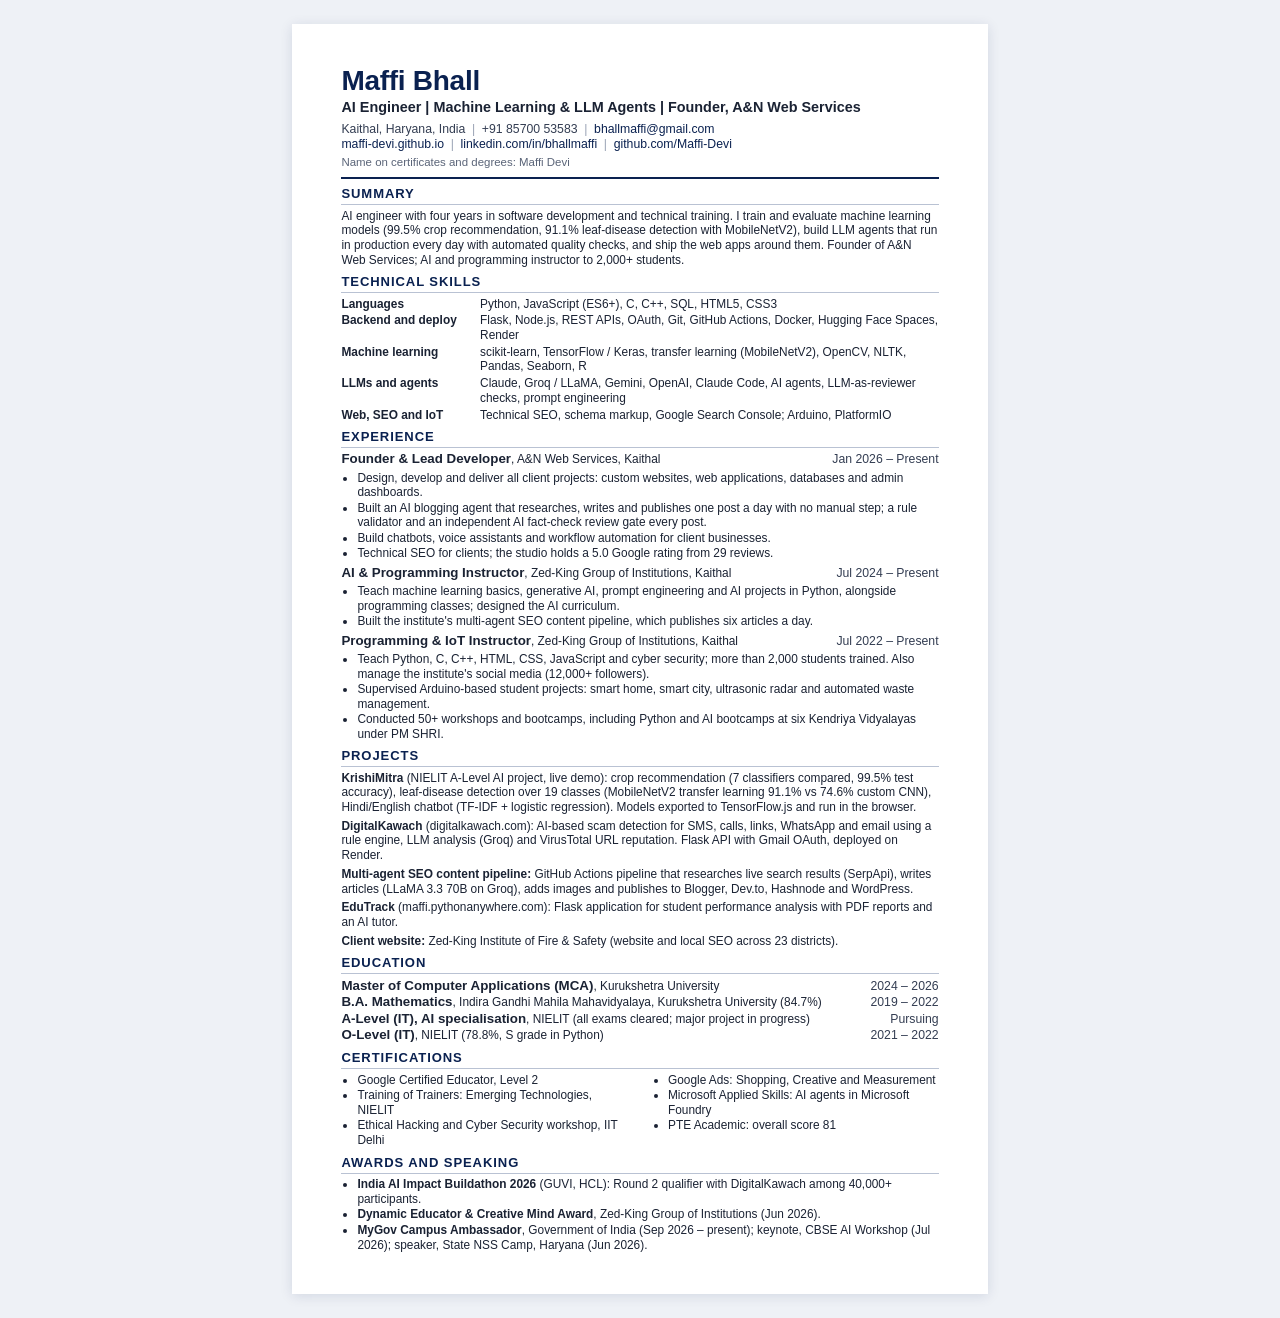
<file: resume.html>
<!DOCTYPE html>
<html lang="en-IN">
<head>
<meta charset="UTF-8">
<meta name="viewport" content="width=device-width, initial-scale=1.0">
<title>Maffi Bhall | Résumé</title>
<meta name="robots" content="noindex">
<link rel="canonical" href="https://maffi-devi.github.io/assets/Maffi_Bhall_Resume.pdf">
<!--
  Source for assets/Maffi_Bhall_Resume.pdf.
  To regenerate the PDF, open this page in Chrome and print to PDF
  (A4, default margins off, headers and footers off), or run:
  chrome --headless --no-pdf-header-footer --print-to-pdf=assets/Maffi_Bhall_Resume.pdf resume.html
-->
<style>
  @page { size: A4; margin: 8mm 12mm; }
  * { box-sizing: border-box; margin: 0; padding: 0; }
  html { -webkit-print-color-adjust: exact; print-color-adjust: exact; }
  body { font-family: 'Segoe UI', Calibri, Arial, Helvetica, sans-serif; font-size: 8.9pt; line-height: 1.24; color: #1a2233; background: #fff; }
  a { color: inherit; text-decoration: none; }
  .page { max-width: 184mm; margin: 0 auto; }

  header { border-bottom: 1.5pt solid #0a2150; padding-bottom: 6pt; }
  h1 { font-size: 21pt; line-height: 1.1; color: #0a2150; letter-spacing: -.01em; }
  .title { font-size: 10.8pt; font-weight: 600; margin-top: 2pt; }
  .contact { margin-top: 4pt; font-size: 9.2pt; color: #333d52; }
  .contact span + span::before { content: '|'; margin: 0 5pt; color: #9aa3b5; }
  .contact a { color: #0a2150; }
  .aka { font-size: 8.6pt; color: #5a6478; margin-top: 2pt; }

  h2 { font-size: 9.8pt; text-transform: uppercase; letter-spacing: .07em; color: #0a2150; border-bottom: .6pt solid #b9c2d3; padding-bottom: 1.5pt; margin: 5pt 0 2.5pt; }
  p { margin: 0; }
  ul { margin: 2pt 0 0 12pt; }
  li { margin-bottom: .5pt; }

  .skills { display: grid; grid-template-columns: 96pt 1fr; gap: 1.5pt 8pt; }
  .skills dt { font-weight: 600; }

  .entry { margin-bottom: 3pt; break-inside: avoid; }
  .entry:last-child { margin-bottom: 0; }
  .row { display: flex; justify-content: space-between; align-items: baseline; gap: 12pt; }
  .row b { font-size: 10pt; }
  .row .when { font-size: 9.2pt; color: #333d52; white-space: nowrap; }

  .cols { display: grid; grid-template-columns: 1fr 1fr; gap: 0 18pt; }
  .cols ul { margin-top: 0; }

  @media screen {
    body { background: #eef1f6; padding: 24px 12px; }
    .page { background: #fff; padding: 11mm 13mm; box-shadow: 0 2px 12px rgba(10,33,80,.12); }
  }
</style>
</head>
<body>
<div class="page">

<header>
  <h1>Maffi Bhall</h1>
  <p class="title">AI Engineer | Machine Learning &amp; LLM Agents | Founder, A&amp;N Web Services</p>
  <p class="contact">
    <span>Kaithal, Haryana, India</span><span>+91 85700 53583</span><span><a href="mailto:bhallmaffi@gmail.com">bhallmaffi@gmail.com</a></span><br>
    <span><a href="https://maffi-devi.github.io/">maffi-devi.github.io</a></span><span><a href="https://www.linkedin.com/in/bhallmaffi/">linkedin.com/in/bhallmaffi</a></span><span><a href="https://github.com/Maffi-Devi">github.com/Maffi-Devi</a></span>
  </p>
  <p class="aka">Name on certificates and degrees: Maffi Devi</p>
</header>

<h2>Summary</h2>
<p>AI engineer with four years in software development and technical training. I train and evaluate machine learning models (99.5% crop recommendation, 91.1% leaf-disease detection with MobileNetV2), build LLM agents that run in production every day with automated quality checks, and ship the web apps around them. Founder of A&amp;N Web Services; AI and programming instructor to 2,000+ students.</p>

<h2>Technical Skills</h2>
<dl class="skills">
  <dt>Languages</dt><dd>Python, JavaScript (ES6+), C, C++, SQL, HTML5, CSS3</dd>
  <dt>Backend and deploy</dt><dd>Flask, Node.js, REST APIs, OAuth, Git, GitHub Actions, Docker, Hugging Face Spaces, Render</dd>
  <dt>Machine learning</dt><dd>scikit-learn, TensorFlow / Keras, transfer learning (MobileNetV2), OpenCV, NLTK, Pandas, Seaborn, R</dd>
  <dt>LLMs and agents</dt><dd>Claude, Groq / LLaMA, Gemini, OpenAI, Claude Code, AI agents, LLM-as-reviewer checks, prompt engineering</dd>
  <dt>Web, SEO and IoT</dt><dd>Technical SEO, schema markup, Google Search Console; Arduino, PlatformIO</dd>
</dl>

<h2>Experience</h2>
<div class="entry">
  <div class="row"><span><b>Founder &amp; Lead Developer</b>, A&amp;N Web Services, Kaithal</span><span class="when">Jan 2026 – Present</span></div>
  <ul>
    <li>Design, develop and deliver all client projects: custom websites, web applications, databases and admin dashboards.</li>
    <li>Built an AI blogging agent that researches, writes and publishes one post a day with no manual step; a rule validator and an independent AI fact-check review gate every post.</li>
    <li>Build chatbots, voice assistants and workflow automation for client businesses.</li>
    <li>Technical SEO for clients; the studio holds a 5.0 Google rating from 29 reviews.</li>
  </ul>
</div>
<div class="entry">
  <div class="row"><span><b>AI &amp; Programming Instructor</b>, Zed-King Group of Institutions, Kaithal</span><span class="when">Jul 2024 – Present</span></div>
  <ul>
    <li>Teach machine learning basics, generative AI, prompt engineering and AI projects in Python, alongside programming classes; designed the AI curriculum.</li>
    <li>Built the institute's multi-agent SEO content pipeline, which publishes six articles a day.</li>
  </ul>
</div>
<div class="entry">
  <div class="row"><span><b>Programming &amp; IoT Instructor</b>, Zed-King Group of Institutions, Kaithal</span><span class="when">Jul 2022 – Present</span></div>
  <ul>
    <li>Teach Python, C, C++, HTML, CSS, JavaScript and cyber security; more than 2,000 students trained. Also manage the institute&#39;s social media (12,000+ followers).</li>
    <li>Supervised Arduino-based student projects: smart home, smart city, ultrasonic radar and automated waste management.</li>
    <li>Conducted 50+ workshops and bootcamps, including Python and AI bootcamps at six Kendriya Vidyalayas under PM SHRI.</li>
  </ul>
</div>

<h2>Projects</h2>
<div class="entry">
  <p><b>KrishiMitra</b> (NIELIT A-Level AI project, <a href="https://nitubhall-krishimitra.static.hf.space">live demo</a>): crop recommendation (7 classifiers compared, 99.5% test accuracy), leaf-disease detection over 19 classes (MobileNetV2 transfer learning 91.1% vs 74.6% custom CNN), Hindi/English chatbot (TF-IDF + logistic regression). Models exported to TensorFlow.js and run in the browser.</p>
</div>
<div class="entry">
  <p><b>DigitalKawach</b> (<a href="https://digitalkawach.com">digitalkawach.com</a>): AI-based scam detection for SMS, calls, links, WhatsApp and email using a rule engine, LLM analysis (Groq) and VirusTotal URL reputation. Flask API with Gmail OAuth, deployed on Render.</p>
</div>
<div class="entry">
  <p><b>Multi-agent SEO content pipeline:</b> GitHub Actions pipeline that researches live search results (SerpApi), writes articles (LLaMA 3.3 70B on Groq), adds images and publishes to Blogger, Dev.to, Hashnode and WordPress.</p>
</div>
<div class="entry">
  <p><b>EduTrack</b> (<a href="https://maffi.pythonanywhere.com">maffi.pythonanywhere.com</a>): Flask application for student performance analysis with PDF reports and an AI tutor.</p>
</div>
<div class="entry">
  <p><b>Client website:</b> Zed-King Institute of Fire &amp; Safety (website and local SEO across 23 districts).</p>
</div>

<h2>Education</h2>
<div class="entry">
  <div class="row"><span><b>Master of Computer Applications (MCA)</b>, Kurukshetra University</span><span class="when">2024 – 2026</span></div>
  <div class="row"><span><b>B.A. Mathematics</b>, Indira Gandhi Mahila Mahavidyalaya, Kurukshetra University (84.7%)</span><span class="when">2019 – 2022</span></div>
  <div class="row"><span><b>A-Level (IT), AI specialisation</b>, NIELIT (all exams cleared; major project in progress)</span><span class="when">Pursuing</span></div>
  <div class="row"><span><b>O-Level (IT)</b>, NIELIT (78.8%, S grade in Python)</span><span class="when">2021 – 2022</span></div>
</div>

<h2>Certifications</h2>
<div class="cols">
  <ul>
    <li>Google Certified Educator, Level 2</li>
    <li>Training of Trainers: Emerging Technologies, NIELIT</li>
    <li>Ethical Hacking and Cyber Security workshop, IIT Delhi</li>
  </ul>
  <ul>
    <li>Google Ads: Shopping, Creative and Measurement</li>
    <li>Microsoft Applied Skills: AI agents in Microsoft Foundry</li>
    <li>PTE Academic: overall score 81</li>
  </ul>
</div>

<h2>Awards and Speaking</h2>
<ul>
  <li><b>India AI Impact Buildathon 2026</b> (GUVI, HCL): Round 2 qualifier with DigitalKawach among 40,000+ participants.</li>
  <li><b>Dynamic Educator &amp; Creative Mind Award</b>, Zed-King Group of Institutions (Jun 2026).</li>
  <li><b>MyGov Campus Ambassador</b>, Government of India (Sep 2026 – present); keynote, CBSE AI Workshop (Jul 2026); speaker, State NSS Camp, Haryana (Jun 2026).</li>
</ul>

</div>
</body>
</html>
</file>
